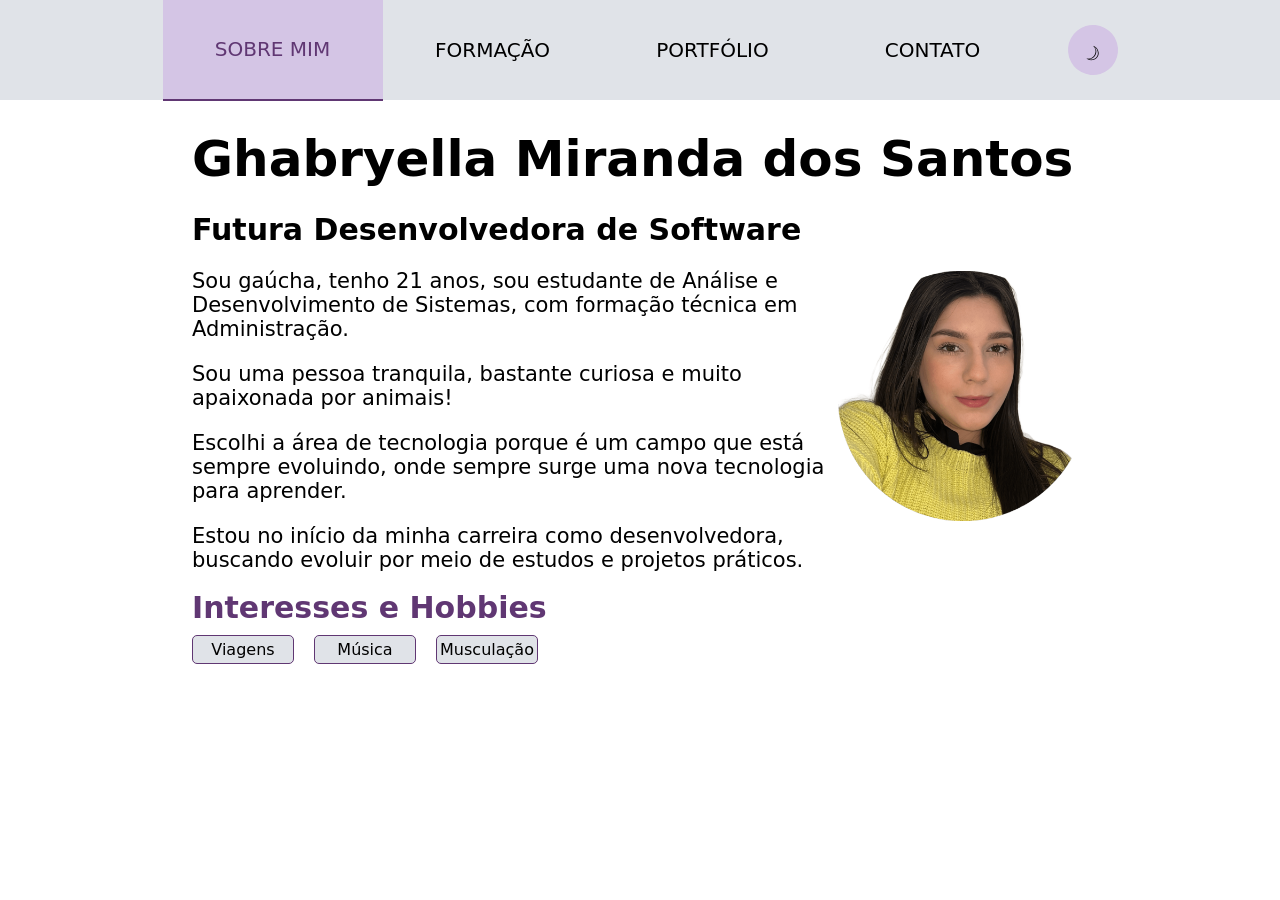
<file: index.html>
<!DOCTYPE html>
<html lang="pt-BR">

<head>
    <meta charset="UTF-8">
    <title>Portfólio Pessoal</title>
    <link rel="stylesheet" href="css/styles.css"> <!--link para o arquivo CSS-->
</head>

<body>

<!--menu de navegação-->
<header class="cabecalho">

    <!--lista não ordenada com os itens do menu de navegação-->
    <ul style="display: flex; flex-direction: row; margin: 0px; height: 100%; align-items: center; padding: unset;">
        <li class=" menu-item-clicado-modo-claro"><a href="index.html">SOBRE MIM</a></li> <!--item ativo do menu de navegação-->
        <li><a href="formacao.html">FORMAÇÃO</a></li>
        <li><a href="portfolio.html">PORTFÓLIO</a></li>
        <li><a href="contato.html">CONTATO</a></li>
    </ul>

    <span id="botao" class="botao-inverter-modo">☾</span>
    <!--botão que alterna entre modo escuro e claro-->


</header>

<!--container principal onde contém todo o conteúdo da página-->
<div class="container-principal">

    <h1 style="font-size: 50px; margin-top: 0;">Ghabryella Miranda dos Santos</h1> 

    <h2 style="font-size: 30px; margin-top: -10px;">Futura Desenvolvedora de Software </h2> 

    <!--area de apresentação pessoal e foto-->
    <div class="display-row"> 

        <div class="largura-apresentacao"> 

            <p style="margin-top: -2px;">Sou gaúcha, tenho 21 anos, sou estudante de Análise e Desenvolvimento de
                Sistemas, com formação técnica em Administração.</p>

            <p>Sou uma pessoa tranquila, bastante curiosa e muito apaixonada por animais!</p>

            <p>Escolhi a área de tecnologia porque é um campo que está sempre evoluindo, onde sempre surge uma nova
                tecnologia para aprender.</p>

            <p>Estou no início da minha carreira como desenvolvedora, buscando evoluir por meio de estudos e
                projetos práticos.</p>

        </div>

        <img style="height: 250px;" src="img/sobre_mim.png" alt="Imagem pessoal">

    </div>


    <h3 style="margin-top: -3px;" class="h3-roxo">Interesses e Hobbies</h3> <!--seção de interesses e hobbies-->

    <div class="display-row espacamento-interesses"> <!--div para organizar os interesses em linha-->

        <!--cards com os interesses dentro-->
        <div class="retangulo-interesses">Viagens</div>
        <div class="retangulo-interesses">Música</div>
        <div class="retangulo-interesses">Musculação</div>

    </div>

</div>

<script src="js/script.js"></script> <!--script js para funcionalidades da página-->
</body>

</html>
</file>
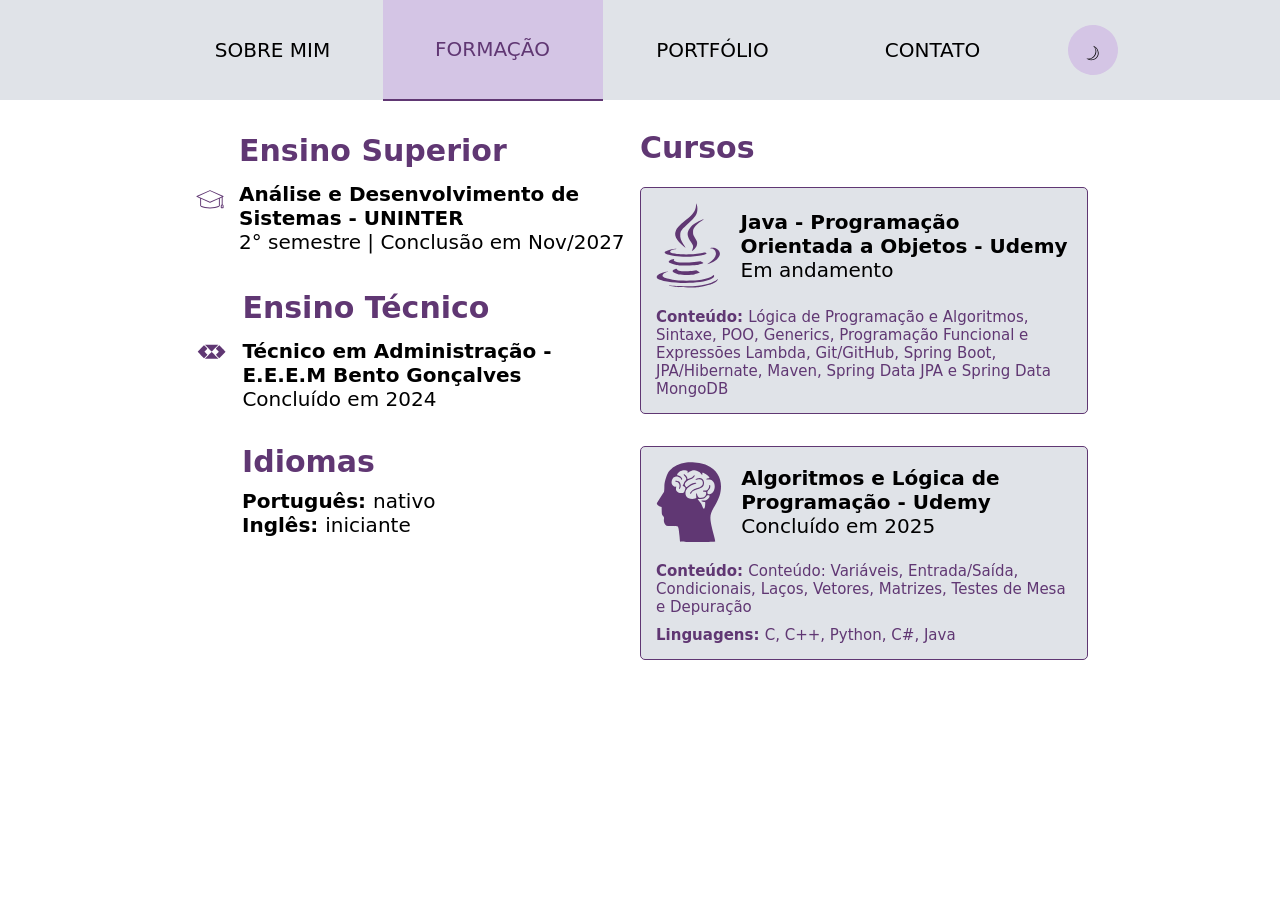
<file: formacao.html>
<!DOCTYPE html>
<html lang="pt-BR">

<head>
    <meta charset="UTF-8">
    <title>Portfólio Pessoal</title>
    <link rel="stylesheet" href="css/styles.css"> <!--link para o arquivo CSS-->
</head>

<body>

<!--menu de navegação-->
<header class="cabecalho">

    <!--lista não ordenada com os itens do menu de navegação-->
    <ul style="display: flex; flex-direction: row; margin: 0px; height: 100%; align-items: center; padding: unset;">
        <li><a href="index.html">SOBRE MIM</a></li>
        <li class=" menu-item-clicado-modo-claro"><a href="formacao.html">FORMAÇÃO</a></li> <!--item ativo do menu de navegação-->
        <li><a href="portfolio.html">PORTFÓLIO</a></li>
        <li><a href="contato.html">CONTATO</a></li>
    </ul>

    <span id="botao" class="botao-inverter-modo">☾</span>
    <!--botão que alterna entre modo escuro e claro-->

</header>

<!--container formação onde contém todo o conteúdo da página-->
<div class="container-formacao">

    <!--coluna da esquerda: ensino superior, técnico e idiomas-->
    <div style="width: 50%;">

        <!--tabela do ensino superior-->
        <table>
            <tr>
                <td></td>
                <td>
                    <h3 style="margin-top: 0;" class="h3-roxo">Ensino Superior</h3> 
                </td>
            </tr>
            <tr>
                <td style="display: unset;">

                    <img style="height: 30px; margin-right: 10px; margin-top: 3px;"
                         src="img/icone_ensino_superior_claro.svg" alt="ícone Ensino Superior">
                </td>

                <!--conteúdo com informações do curso-->
                <td><strong style="font-size: 20px; margin-right: 50px;">Análise e Desenvolvimento de Sistemas -
                    UNINTER</strong>
                    <br>
                    <span style="font-size: 20px;">2° semestre | Conclusão em Nov/2027</span>
                </td>
            </tr>
        </table>

        <!--tabela do ensino técnico-->
        <table>
            <tr>
                <td></td>
                <td>
                    <h3 class="h3-roxo">Ensino Técnico</h3>
                </td>
            </tr>
            <tr>
                <td><img style="height: 30px; margin-right: 10px; position: relative; top: -22px;"
                         src="img/icone_curso_tecnico_claro.svg" alt="ícone Ensino Técnico"></td>

                <!--conteúdo com informações do curso-->
                <td><strong style="font-size: 20px;">Técnico em Administração - E.E.E.M Bento Gonçalves</strong>
                    <br>
                    <span style="font-size: 20px;">Concluído em 2024</span>
                </td>
            </tr>
        </table>

        <!--seção de idiomas-->
        <h3 class="h3-roxo alinhar-idioma">Idiomas</h3>
        <span class="alinhar-idioma" style="font-size: 20px"> <strong>Português: </strong>nativo</span>
        <br>
        <span class="alinhar-idioma" style="font-size: 20px"><strong>Inglês: </strong> iniciante</span>

    </div>

    <!-- coluna da direita: cursos complementares-->
    <div style="width: 50% ;">
        <h3 style="margin-top: 0;" class="h3-roxo">Cursos</h3>


        <div class="gap-retangulo-cursos"> <!--container com gap entre os retângulos de cursos-->

            <!--primeiro curso: java-->
            <div class="retangulo-cursos">

                <div class="display-row afastar-titulo-imagem ">
                    <!--div para agrupar imagem e título-->

                    <img style="height: 85px;" src="img/icone_java_claro.svg" alt="Ícone Java">

                    <div class="centralizar-texto-imagem">
                        <!--div para agrupar título e status do curso-->
                        <strong style="font-size: 20px;">Java - Programação Orientada a Objetos - Udemy</strong>
                        <span style="font-size: 20px;">Em andamento</span>
                    </div>

                </div>


                <!--conteúdo do curso com texto roxo-->
                <div class="roxo-modo-claro" style="font-size: 15px;">
                    <strong>Conteúdo: </strong> Lógica de
                    Programação e Algoritmos, Sintaxe, POO, Generics, Programação Funcional e Expressões Lambda,
                    Git/GitHub, Spring Boot, JPA/Hibernate, Maven, Spring Data JPA e Spring Data MongoDB
                </div>

            </div>

            <!--segundo curso: lógica de programação-->
            <div class="retangulo-cursos">

                <div class="display-row afastar-titulo-imagem ">
                    <!--div para agrupar imagem e título-->

                    <img style="height: 80px;" src="img/icone_logica_de_programacao_claro.svg"
                         alt="Ícone Lógica de Programação">

                    <div class="centralizar-texto-imagem">
                        <!--div para agrupar título e status do curso-->
                        <strong style="font-size: 20px;"> Algoritmos e Lógica de Programação - Udemy</strong>
                        <span style="font-size: 20px;">Concluído em 2025</span>
                    </div>

                </div>

                <!--conteúdo do curso com texto roxo-->
                <div class="roxo-modo-claro" style="font-size: 15px;">
                    <strong>Conteúdo: </strong> Conteúdo: Variáveis, Entrada/Saída, Condicionais, Laços, Vetores,
                    Matrizes,
                    Testes de Mesa e Depuração
                    <br>
                    <div style="margin-top: 10px;">
                        <strong>Linguagens: </strong> C, C++, Python, C#, Java
                    </div>
                </div>

            </div>
        </div>
    </div>


</div>

<script src="js/script.js"></script> <!--script js para funcionalidades da página-->

</body>

</html>
</file>
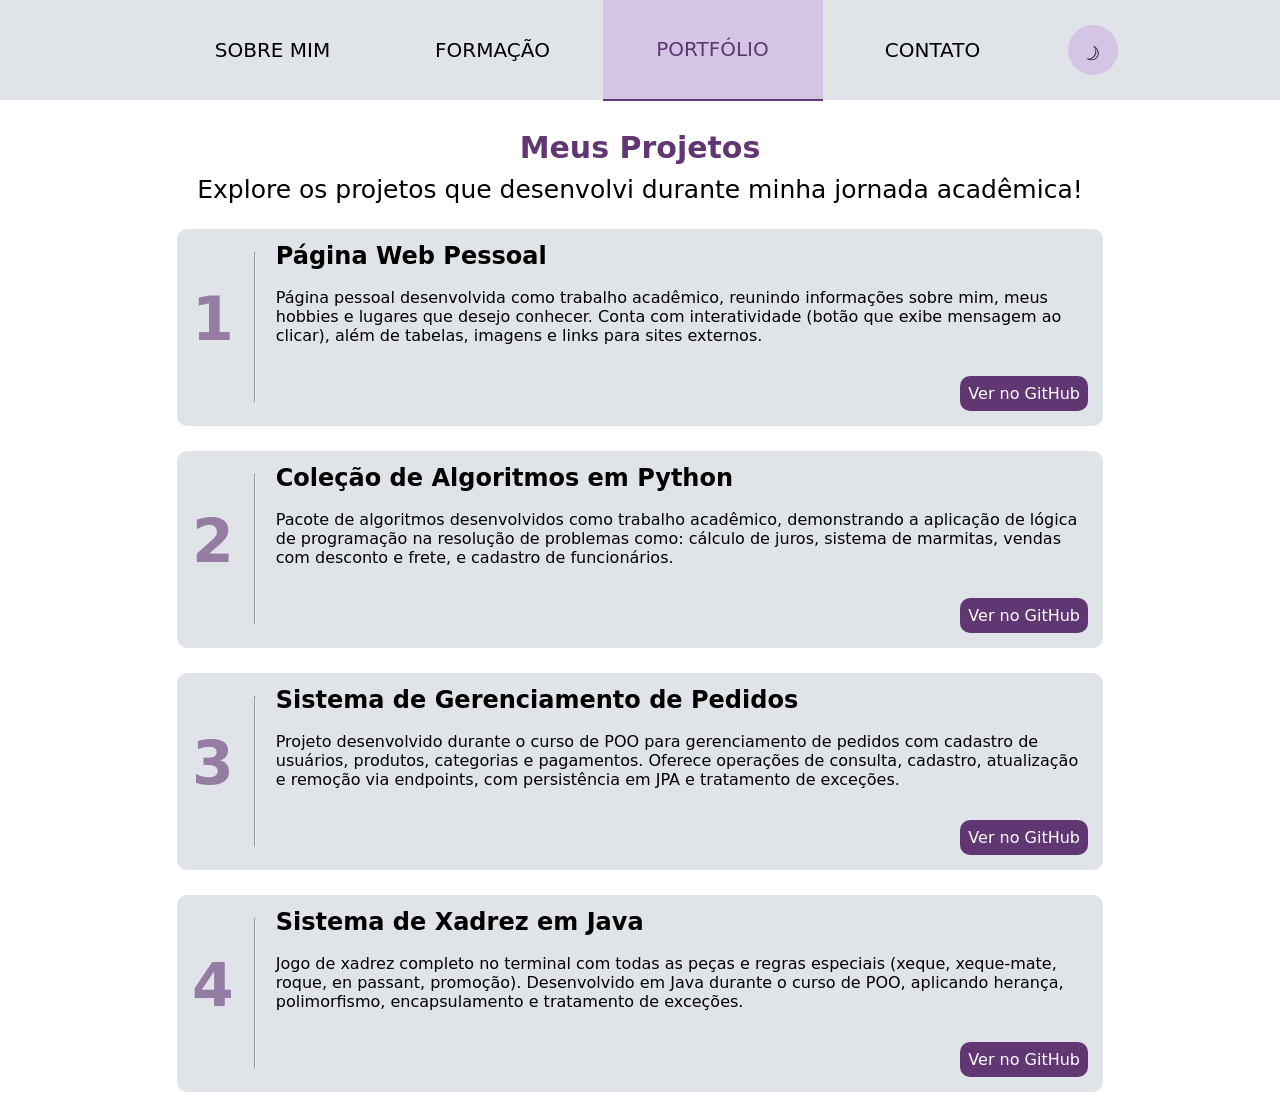
<file: portfolio.html>
<!DOCTYPE html>
<html lang="pt-BR">

<head>
    <meta charset="UTF-8">
    <title>Portfólio Pessoal</title>
    <link rel="stylesheet" href="css/styles.css"> <!--link para o arquivo CSS-->
</head>

<body>
    <!--menu de navegação-->
    <header class="cabecalho">

        <!--lista não ordenada com os itens do menu de navegação-->
        <ul style="display: flex; flex-direction: row; margin: 0px; height: 100%; align-items: center; padding: unset;">
            <li><a href="index.html">SOBRE MIM</a></li>
            <li><a href="formacao.html">FORMAÇÃO</a></li>
            <li class=" menu-item-clicado-modo-claro"> <a href="portfolio.html">PORTFÓLIO</a></li> <!--item ativo do menu de navegação-->
            <li><a href="contato.html">CONTATO</a></li>
        </ul>

        <span id="botao" class="botao-inverter-modo">☾</span>
        <!--botão que alterna entre modo escuro e claro-->

    </header>

    <div class="container-principal justify-content-center">

        <!--coluna que centraliza todos os elementos verticalmente -->
        <div class="display-column centralizar-itens">

            <h3 class="roxo-modo-claro" style="font-size: 30px; margin-bottom: 10px; margin-top: 0;">Meus Projetos</h3>

            <span style="font-size: 25px; margin-bottom: 25px;">Explore os projetos que desenvolvi durante minha jornada
                acadêmica!</span>

            <!--projeto 1: página pessoal em HTML/CSS básico-->
            <div class="retangulo-portfolio display-row">
                <h1 style="font-size: 60px;" class="roxo-2-modo-claro">1</h1>
                <hr class="roxo-2-hr-modo-claro"> <!--linha divisória roxa-->

                <div class="display-column">
                    <h2 style="margin-top: -2px; margin-bottom: 18px;">Página Web Pessoal</h2> 

                    <!--descrição do projeto-->
                    <div>
                        Página pessoal desenvolvida como trabalho acadêmico, reunindo informações sobre mim, meus
                        hobbies
                        e lugares que desejo conhecer. Conta com interatividade (botão que exibe mensagem ao clicar),
                        além
                        de tabelas, imagens e links para sites externos.
                    </div>

                    <div style="display: flex; justify-content: flex-end;">
                        <a style="margin-top: 31px;" class="botao-link-github-modo-claro"
                            href="http://github.com/ghabryella/html-basico">Ver no
                            GitHub</a> <!--botão para o github do projeto-->
                    </div>

                </div>
            </div>


            <!--projeto 2: coleção de algoritmos em Python-->
            <div class="retangulo-portfolio display-row">
                <h1 style="font-size: 60px;" class="roxo-2-modo-claro">2</h1>
                <hr class="roxo-2-hr-modo-claro"> <!--linha divisória roxa-->

                <div class="display-column">
                    <h2 style="margin-top: -2px; margin-bottom: 18px;">Coleção de Algoritmos em Python</h2>

                    <!--descrição do projeto-->
                    <div>
                        Pacote de algoritmos desenvolvidos como trabalho acadêmico, demonstrando a aplicação de lógica
                        de programação na resolução de problemas como: cálculo de juros, sistema de marmitas, vendas com
                        desconto e frete, e cadastro de funcionários.
                    </div>

                    <div style="display: flex; justify-content: flex-end;">
                        <a style="margin-top: 31px;" class="botao-link-github-modo-claro"
                            href="http://github.com/ghabryella/algoritmos-basicos-python">Ver no
                            GitHub</a> <!--botão para o github do projeto-->
                    </div>

                </div>
            </div>

            <!--projeto 3: sistema de pedidos com Spring Boot e JPA-->
            <div class="retangulo-portfolio display-row">
                <h1 style="font-size: 60px;" class="roxo-2-modo-claro">3</h1>
                <hr class="roxo-2-hr-modo-claro"> <!--linha divisória roxa-->

                <div class="display-column">
                    <h2 style="margin-top: -2px; margin-bottom: 18px;">Sistema de Gerenciamento de Pedidos</h2>

                    <!--descrição do projeto-->
                    <div>
                        Projeto desenvolvido durante o curso de POO para gerenciamento de pedidos com cadastro de
                        usuários,
                        produtos, categorias e pagamentos. Oferece operações de consulta, cadastro, atualização e
                        remoção via endpoints, com persistência em JPA e tratamento de exceções.
                    </div>

                    <div style="display: flex; justify-content: flex-end;">
                        <a style="margin-top: 31px;" class="botao-link-github-modo-claro"
                            href="https://github.com/ghabryella/workshop-springboot4-jpa">Ver no
                            GitHub</a> <!--botão para o github do projeto-->
                    </div>

                </div>
            </div>

            <!--projeto 4: jogo de xadrez no terminal com todas as regras-->
            <div class="retangulo-portfolio display-row">
                <h1 style="font-size: 60px;" class="roxo-2-modo-claro">4</h1>
                <hr class="roxo-2-hr-modo-claro"> <!--linha divisória roxa-->

                <div class="display-column">
                    <h2 style="margin-top: -2px; margin-bottom: 18px;">Sistema de Xadrez em Java</h2>

                    <!--descrição do projeto-->
                    <div>
                        Jogo de xadrez completo no terminal com todas as peças e regras especiais (xeque, xeque-mate,
                        roque, en passant, promoção). Desenvolvido em Java durante o curso de POO, aplicando herança,
                        polimorfismo, encapsulamento e tratamento de exceções.
                    </div>

                    <div style="display: flex; justify-content: flex-end;">
                        <a style="margin-top: 31px;" class="botao-link-github-modo-claro"
                            href="https://github.com/ghabryella/chess-game-system-java">Ver no
                            GitHub</a> <!--botão para o github do projeto-->
                    </div>

                </div>
            </div>
        </div>




    </div>

    <script src="js/script.js"></script> <!--script js para funcionalidades da página-->

</body>

</html>
</file>
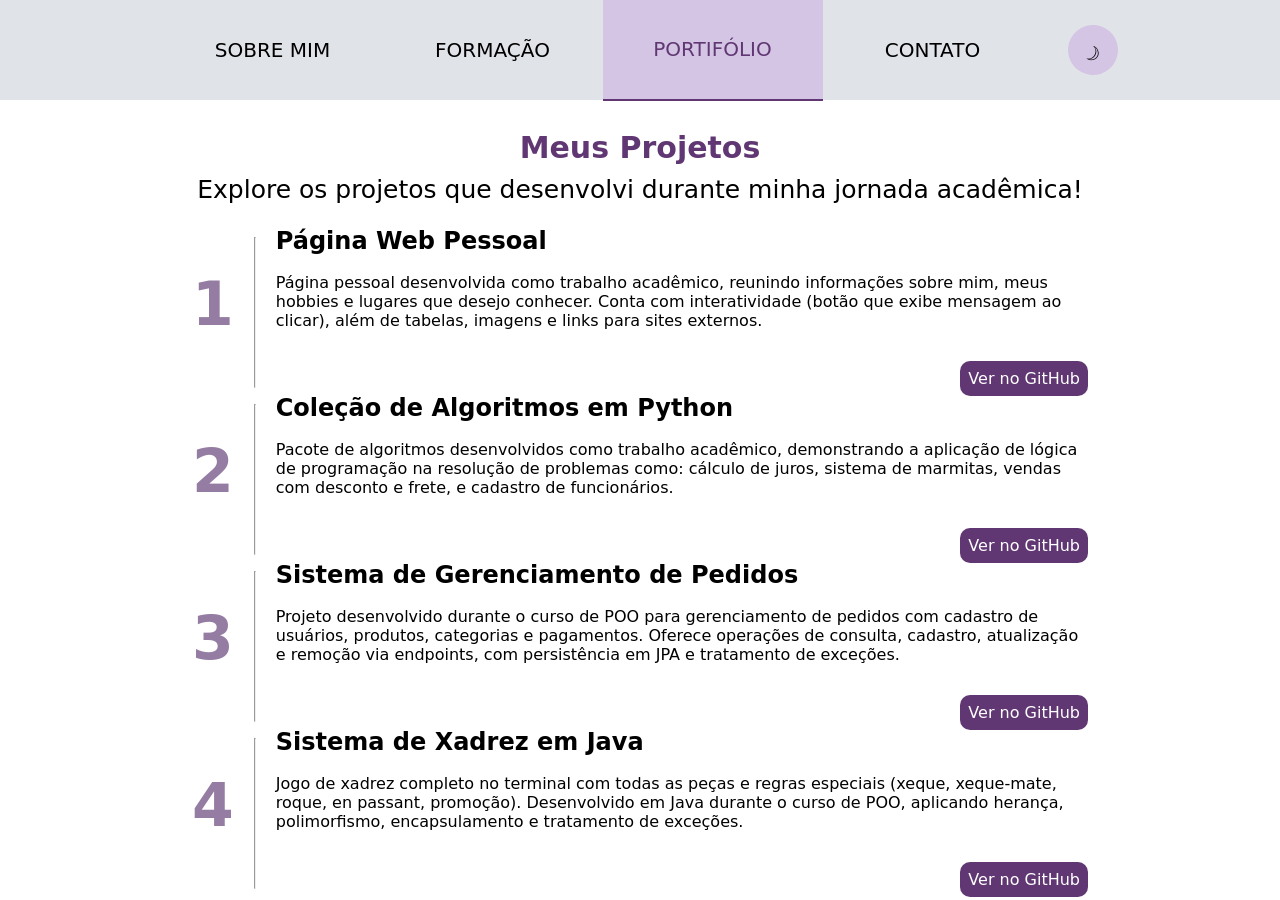
<file: portifolio.html>
<!DOCTYPE html>
<html lang="pt-BR">

<head>
    <meta charset="UTF-8">
    <title>Portifólio Pessoal</title>
    <link rel="stylesheet" href="styles.css"> <!--link para o arquivo CSS-->
</head>

<body>
    <!--cabeçalho com menu de navegação-->
    <header class="cabecalho">

        <!--lista não ordenada com os itens do menu de navegação-->
        <ul style="display: flex; flex-direction: row; margin: 0px; height: 100%; align-items: center; padding: unset;">
            <li><a href="index.html">SOBRE MIM</a></li>
            <li><a href="formacao.html">FORMAÇÃO</a></li>
            <li class=" menu-item-clicado-modo-claro"> <a href="portifolio.html">PORTIFÓLIO</a></li>
            <!--item ativo do menu de navegação-->
            <li><a href="contato.html">CONTATO</a></li>
        </ul>

        <span id="botao" class="botao-inverter-modo">☾</span>


    </header>
    <!--container principal com conteúdo centralizado-->
    <div class="container-principal justify-content-center">

        <!--coluna que centraliza todos os elementos verticalmente -->
        <div class="display-column centralizar-itens">

            <!--título da seção de projetos -->
            <h3 class="roxo-modo-claro" style="font-size: 30px; margin-bottom: 10px; margin-top: 0;">Meus Projetos</h3>

            <!--subtítulo-->
            <span style="font-size: 25px; margin-bottom: 25px;">Explore os projetos que desenvolvi durante minha jornada
                acadêmica!</span>

            <!--primeiro projeto-->
            <div class="retangulo-portifolio display-row">
                <h1 style="font-size: 60px;" class="roxo-2-modo-claro">1</h1>
                <hr class="roxo-2-hr-modo-claro"> <!--linha divisória roxa-->

                <div class="display-column">
                    <h2 style="margin-top: -2px; margin-bottom: 18px;">Página Web Pessoal</h2> <!--título do projeto -->

                    <!--descrição do projeto-->
                    <div>
                        Página pessoal desenvolvida como trabalho acadêmico, reunindo informações sobre mim, meus
                        hobbies
                        e lugares que desejo conhecer. Conta com interatividade (botão que exibe mensagem ao clicar),
                        além
                        de tabelas, imagens e links para sites externos.
                    </div>

                    <div style="display: flex; justify-content: flex-end;">
                        <a style="margin-top: 31px;" class="botao-link-github-modo-claro"
                            href="http://github.com/ghabryella/html-basico">Ver no
                            GitHub</a> <!--botão para o github do projeto-->
                    </div>

                </div>
            </div>


            <!--segundo projeto-->
            <div class="retangulo-portifolio display-row">
                <h1 style="font-size: 60px;" class="roxo-2-modo-claro">2</h1>
                <hr class="roxo-2-hr-modo-claro"> <!--linha divisória roxa-->

                <div class="display-column">
                    <h2 style="margin-top: -2px; margin-bottom: 18px;">Coleção de Algoritmos em Python</h2>
                    <!--título do projeto -->

                    <!--descrição do projeto-->
                    <div>
                        Pacote de algoritmos desenvolvidos como trabalho acadêmico, demonstrando a aplicação de lógica
                        de programação na resolução de problemas como: cálculo de juros, sistema de marmitas, vendas com
                        desconto e frete, e cadastro de funcionários.
                    </div>

                    <div style="display: flex; justify-content: flex-end;">
                        <a style="margin-top: 31px;" class="botao-link-github-modo-claro"
                            href="http://github.com/ghabryella/algoritmos-basicos-python">Ver no
                            GitHub</a> <!--botão para o github do projeto-->
                    </div>

                </div>
            </div>

            <!--terceiro projeto-->
            <div class="retangulo-portifolio display-row">
                <h1 style="font-size: 60px;" class="roxo-2-modo-claro">3</h1>
                <hr class="roxo-2-hr-modo-claro"> <!--linha divisória roxa-->

                <div class="display-column">
                    <h2 style="margin-top: -2px; margin-bottom: 18px;">Sistema de Gerenciamento de Pedidos</h2>
                    <!--título do projeto -->

                    <!--descrição do projeto-->
                    <div>
                        Projeto desenvolvido durante o curso de POO para gerenciamento de pedidos com cadastro de
                        usuários,
                        produtos, categorias e pagamentos. Oferece operações de consulta, cadastro, atualização e
                        remoção via endpoints, com persistência em JPA e tratamento de exceções.
                    </div>

                    <div style="display: flex; justify-content: flex-end;">
                        <a style="margin-top: 31px;" class="botao-link-github-modo-claro"
                            href="https://github.com/ghabryella/workshop-springboot4-jpa">Ver no
                            GitHub</a> <!--botão para o github do projeto-->
                    </div>

                </div>
            </div>

            <!--quarto projeto-->
            <div class="retangulo-portifolio display-row">
                <h1 style="font-size: 60px;" class="roxo-2-modo-claro">4</h1>
                <hr class="roxo-2-hr-modo-claro"> <!--linha divisória roxa-->

                <div class="display-column">
                    <h2 style="margin-top: -2px; margin-bottom: 18px;">Sistema de Xadrez em Java</h2>
                    <!--título do projeto -->

                    <!--descrição do projeto-->
                    <div>
                        Jogo de xadrez completo no terminal com todas as peças e regras especiais (xeque, xeque-mate,
                        roque, en passant, promoção). Desenvolvido em Java durante o curso de POO, aplicando herança,
                        polimorfismo, encapsulamento e tratamento de exceções.
                    </div>

                    <div style="display: flex; justify-content: flex-end;">
                        <a style="margin-top: 31px;" class="botao-link-github-modo-claro"
                            href="https://github.com/ghabryella/chess-game-system-java">Ver no
                            GitHub</a> <!--botão para o github do projeto-->
                    </div>

                </div>
            </div>
        </div>




    </div>

    <script src="script.js"></script> <!--script js para funcionalidades da página-->

</body>

</html>
</file>
<file: css/styles.css>
/* define as cores e estilos que serão usados em todo o site */
:root {
    --cor-fundo: white;
    --cor-texto: black;
    --preenchimento: #E0E3E8;
    --item-clicado: #D4C5E5;
    --roxo-2: #603773;
    --roxo-3: #947CA2;
    --fundo-contato: white;
    --sombra-contato: black;
}

/* configurações gerais */
body {
    background-color: var(--cor-fundo);
    color: var(--cor-texto);
    font-family: 'system-ui';
    display: flex;
    flex-direction: column;
    align-items: center;
    margin: 0;
}

header {
    margin-bottom: 30px;
}

.display-row {
    display: flex;
    flex-direction: row;
}

/* página sobre mim */
.retangulo-interesses {
    padding-top: 4px;
    padding-bottom: 4px;
    width: 100px;
    text-align: center;
    border-radius: 5px;
    background-color: var(--preenchimento);
    border: 1px solid var(--roxo-2);
}

.espacamento-interesses {
    gap: 20px;
}

.largura-apresentacao {
    width: 800px;
}

.largura-apresentacao p {
    font-size: 21px;
}

.roxo-modo-claro {
    color: var(--roxo-2);
}

.h3-roxo {
    font-size: 30px;
    color: var(--roxo-2);
    margin-bottom: 10px
}

.container-principal {
    width: 70%;
    display: flex;
    flex-direction: column;
}

.container-formacao {
    width: 70%;
    display: flex;
    flex-direction: row;
}

.alinhar-idioma {
    margin-left: 50px;
}

/* cards de cursos */
.retangulo-cursos {
    border-radius: 5px;
    background-color: var(--preenchimento);
    border: 1px solid var(--roxo-2);
    padding: 15px;
    display: flex;
    flex-direction: column;
    gap: 20px;
    margin-top: 12px;
}

.centralizar-texto-imagem {
    display: flex;
    flex-direction: column;
    justify-content: center;
}

.afastar-titulo-imagem {
    gap: 20px;
}

.gap-retangulo-cursos {
    display: flex;
    flex-direction: column;
    gap: 20px;
}

/* cards de projetos */
.retangulo-portfolio {
    border-radius: 10px;
    background-color: var(--preenchimento);
    width: 100%;
    margin-bottom: 25px;
    padding: 15px;
}

.display-column {
    display: flex;
    flex-direction: column;
}

.centralizar-itens {
    align-items: center;
}

.justify-content-center {
    justify-content: center;
}

.roxo-2-modo-claro {
    color: var(--roxo-3);
}

.roxo-2-hr-modo-claro {
    background-color: var(--roxo-3);
    margin-left: 20px;
    margin-right: 20px;
}

.botao-link-github-modo-claro {
    background-color: #603773;
    color: white;
    text-decoration: none;
    border-radius: 10px;
    padding: 8px;
}

/* formulário do contato */
.parent {
    display: grid;
    grid-template-columns: repeat(2, 1fr);
    grid-column-gap: 16px;
    grid-row-gap: 16px;
    grid-template-rows: auto auto auto;
}

.parent input {
    font-size: 17px;
    border: 1px solid var(--roxo-2);
    padding: 8px;
}


.campo-nome {
    grid-area: 1 / 1 / 2 / 2;
    border-radius: 5px;
}

.campo-sobrenome {
    grid-area: 1 / 2 / 2 / 3;
    border-radius: 5px;
}

.campo-email {
    grid-area: 2 / 1 / 3 / 2;
    border-radius: 5px;
}

.campo-numero {
    grid-area: 2 / 2 / 3 / 3;
    border-radius: 5px;
}

.campo-mensagem {
    grid-area: 3 / 1 / 4 / 3;
    border-radius: 5px;
}

.campo-botao {
    grid-area: 4 / 1 / 4 / 3;
    color: white;
    background-color: var(--roxo-2);
    border-radius: 5px;
    border: 1px solid var(--roxo-2);
    padding: 8px;

}

#mensagem::placeholder {
    font-size: 17px;
    font-family: system-ui;
    color: #888;
    padding-left: 5px;
}

#mensagem {
    height: 150px;
}

input::placeholder {
    padding: 5px;
}

.centralizar-titulo-contato {
    display: flex;
    flex-direction: column;
    align-items: center;
}

.retangulo-contato {
    border-radius: 5px;
    background-color: var(--fundo-contato);
    padding: 15px;
    display: flex;
    flex-direction: column;
    gap: 20px;
    box-shadow: var(--sombra-contato);
    width: 700px;
}

/* cabeçalho e menu */
.cabecalho {
    background-color: var(--preenchimento);
    display: flex;
    flex-direction: row;
    width: 100%;
    height: 100px;
    justify-content: center;
    font-size: 20px;
    align-items: center;
}

.menu-item-clicado-modo-claro {
    background-color: var(--item-clicado);
    border-bottom: 2px solid var(--roxo-2);
    color: var(--roxo-2);
}

li {
    height: 100%;
    display: flex;
    flex-direction: column;
    justify-content: center;
    width: 220px;
    align-items: center;
    font-weight: 500;
}

a {
    text-decoration: none;
    color: unset;
}

/* notificações toast */
.toast {
    width: 250px;
    padding: 14px;
    border-radius: 5px;
    position: fixed;
    top: 23px;
    right: 30px;
    z-index: 99;
    opacity: 0;
    visibility: visible;
    transition: all 0.4s ease;
    background-color: #4FAA6D;
    color: white;
}

.toast.ativo {
    opacity: 1 !important;
    visibility: visible;
    top: 40px;
}

.erro {
    background-color: #DE6365 !important;
    color: white;

}

/* botão do tema */
.botao-inverter-modo {
    height: 30px;
    width: 30px;
    background-color: var(--item-clicado);
    padding: 10px;
    border-radius: 100%;
    margin-left: 25px;
    transform: rotate(208deg);
    text-align: center;
    cursor: pointer;
}

input {
    background: #00000000;
}

/* inputs transparentes */
textarea {
    background: #00000000;
}
</file>
<file: styles.css>
/* define as cores e estilos que serão usados em todo o site */
:root {
    --cor-fundo: white;
    --cor-texto: black;
    --preenchimento: #E0E3E8;
    --item-clicado: #D4C5E5;
    --roxo-2: #603773;
    --roxo-3: #947CA2;
    --fundo-contato: white;
    --sombra-contato: black;
}

/* configurações gerais */
body {
    background-color: var(--cor-fundo);
    color: var(--cor-texto);
    font-family: 'system-ui';
    display: flex;
    flex-direction: column;
    align-items: center;
    margin: 0;
}

header {
    margin-bottom: 30px;
}

.display-row {
    display: flex;
    flex-direction: row;
}

/* página sobre mim */
.retangulo-interesses {
    padding-top: 4px;
    padding-bottom: 4px;
    width: 100px;
    text-align: center;
    border-radius: 5px;
    background-color: var(--preenchimento);
    border: 1px solid var(--roxo-2);
}

.espacamento-interesses {
    gap: 20px;
}

.largura-apresentacao {
    width: 800px;
}

.largura-apresentacao p {
    font-size: 21px;
}

.roxo-modo-claro {
    color: var(--roxo-2);
}

.h3-roxo {
    font-size: 30px;
    color: var(--roxo-2);
    margin-bottom: 10px
}

.container-principal {
    width: 70%;
    display: flex;
    flex-direction: column;
}

.container-formacao {
    width: 70%;
    display: flex;
    flex-direction: row;
}

.alinhar-idioma {
    margin-left: 50px;
}

/* cards de cursos */
.retangulo-cursos {
    border-radius: 5px;
    background-color: var(--preenchimento);
    border: 1px solid var(--roxo-2);
    padding: 15px;
    display: flex;
    flex-direction: column;
    gap: 20px;
    margin-top: 12px;
}

.centralizar-texto-imagem {
    display: flex;
    flex-direction: column;
    justify-content: center;
}

.afastar-titulo-imagem {
    gap: 20px;
}

.gap-retangulo-cursos {
    display: flex;
    flex-direction: column;
    gap: 20px;
}

/* cards de projetos */
.retangulo-portfolio {
    border-radius: 10px;
    background-color: var(--preenchimento);
    width: 100%;
    margin-bottom: 25px;
    padding: 15px;
}

.display-column {
    display: flex;
    flex-direction: column;
}

.centralizar-itens {
    align-items: center;
}

.justify-content-center {
    justify-content: center;
}

.roxo-2-modo-claro {
    color: var(--roxo-3);
}

.roxo-2-hr-modo-claro {
    background-color: var(--roxo-3);
    margin-left: 20px;
    margin-right: 20px;
}

.botao-link-github-modo-claro {
    background-color: #603773;
    color: white;
    text-decoration: none;
    border-radius: 10px;
    padding: 8px;
}

/* formulário do contato */
.parent {
    display: grid;
    grid-template-columns: repeat(2, 1fr);
    grid-column-gap: 16px;
    grid-row-gap: 16px;
    grid-template-rows: auto auto auto;
}

.parent input {
    font-size: 17px;
    border: 1px solid var(--roxo-2);
    padding: 8px;
}


.campo-nome {
    grid-area: 1 / 1 / 2 / 2;
    border-radius: 5px;
}

.campo-sobrenome {
    grid-area: 1 / 2 / 2 / 3;
    border-radius: 5px;
}

.campo-email {
    grid-area: 2 / 1 / 3 / 2;
    border-radius: 5px;
}

.campo-numero {
    grid-area: 2 / 2 / 3 / 3;
    border-radius: 5px;
}

.campo-mensagem {
    grid-area: 3 / 1 / 4 / 3;
    border-radius: 5px;
}

.campo-botao {
    grid-area: 4 / 1 / 4 / 3;
    color: white;
    background-color: var(--roxo-2);
    border-radius: 5px;
    border: 1px solid var(--roxo-2);
    padding: 8px;

}

#mensagem::placeholder {
    font-size: 17px;
    font-family: system-ui;
    color: #888;
    padding-left: 5px;
}

#mensagem {
    height: 150px;
}

input::placeholder {
    padding: 5px;
}

.centralizar-titulo-contato {
    display: flex;
    flex-direction: column;
    align-items: center;
}

.retangulo-contato {
    border-radius: 5px;
    background-color: var(--fundo-contato);
    padding: 15px;
    display: flex;
    flex-direction: column;
    gap: 20px;
    box-shadow: var(--sombra-contato);
    width: 700px;
}

/* cabeçalho e menu */
.cabecalho {
    background-color: var(--preenchimento);
    display: flex;
    flex-direction: row;
    width: 100%;
    height: 100px;
    justify-content: center;
    font-size: 20px;
    align-items: center;
}

.menu-item-clicado-modo-claro {
    background-color: var(--item-clicado);
    border-bottom: 2px solid var(--roxo-2);
    color: var(--roxo-2);
}

li {
    height: 100%;
    display: flex;
    flex-direction: column;
    justify-content: center;
    width: 220px;
    align-items: center;
    font-weight: 500;
}

a {
    text-decoration: none;
    color: unset;
}

/* notificações toast */
.toast {
    width: 250px;
    padding: 14px;
    border-radius: 5px;
    position: fixed;
    top: 23px;
    right: 30px;
    z-index: 99;
    opacity: 0;
    visibility: visible;
    transition: all 0.4s ease;
    background-color: #4FAA6D;
    color: white;
}

.toast.ativo {
    opacity: 1 !important;
    visibility: visible;
    top: 40px;
}

.erro {
    background-color: #DE6365 !important;
    color: white;

}

/* botão do tema */
.botao-inverter-modo {
    height: 30px;
    width: 30px;
    background-color: var(--item-clicado);
    padding: 10px;
    border-radius: 100%;
    margin-left: 25px;
    transform: rotate(208deg);
    text-align: center;
    cursor: pointer;
}

input {
    background: #00000000;
}

/* inputs transparentes */
textarea {
    background: #00000000;
}
</file>
